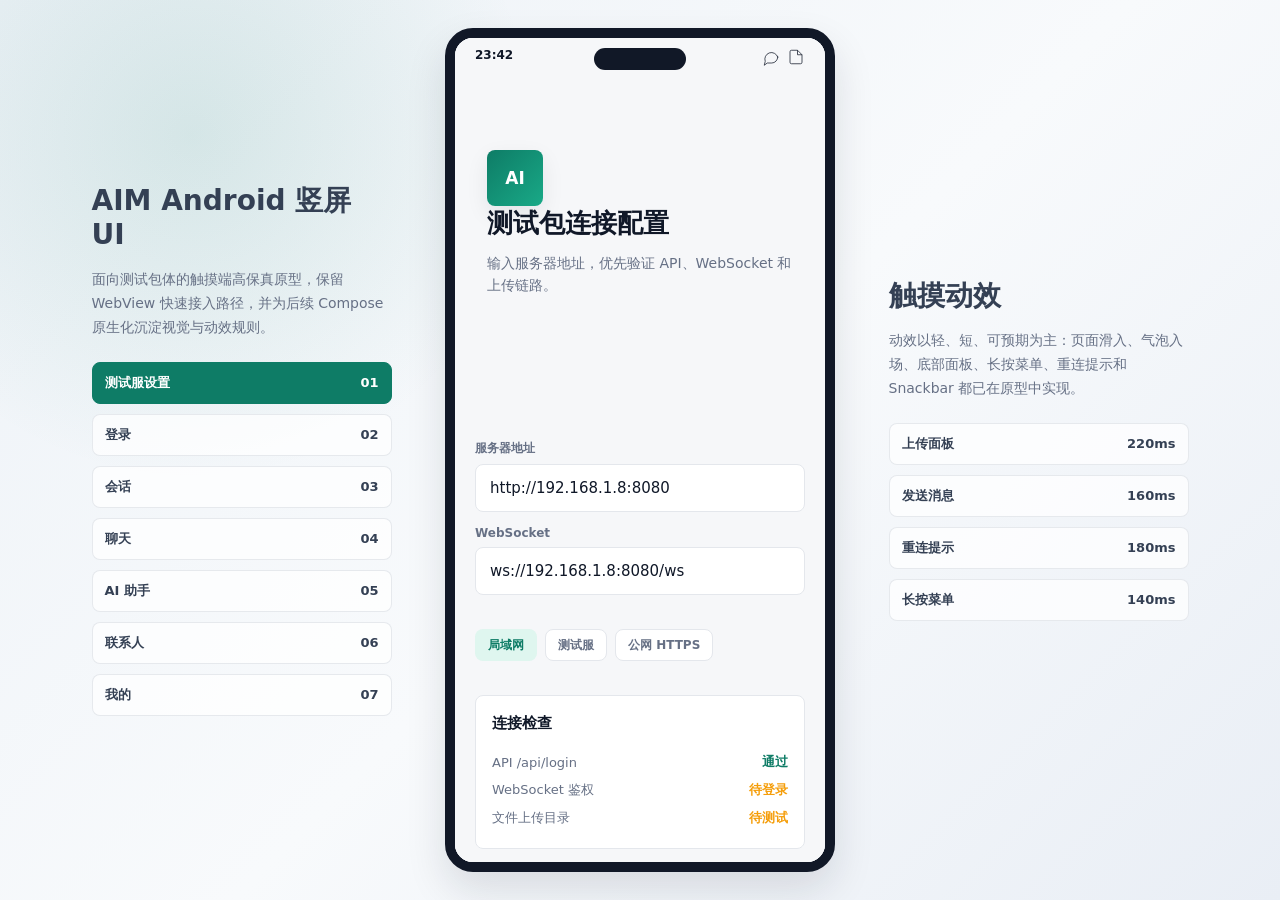
<file: web/prototypes/android-ui/index.html>
<!doctype html>
<html lang="zh-CN">
<head>
  <meta charset="utf-8" />
  <meta name="viewport" content="width=device-width, initial-scale=1, viewport-fit=cover" />
  <title>AIM Android UI Prototype</title>
  <style>
    :root {
      --bg: #f6f7f9;
      --surface: #ffffff;
      --surface-2: #f1f5f9;
      --surface-3: #edf7f4;
      --text: #101828;
      --muted: #667085;
      --subtle: #98a2b3;
      --line: #e4e7ec;
      --primary: #0e7c66;
      --primary-strong: #075d4d;
      --primary-soft: #dff6ef;
      --accent: #2563eb;
      --accent-soft: #eaf1ff;
      --ai: #6d5bd0;
      --ai-soft: #f0edff;
      --warn: #f59e0b;
      --danger: #d92d20;
      --dark: #111827;
      --shadow: 0 18px 40px rgba(16, 24, 40, 0.12);
      --soft-shadow: 0 8px 22px rgba(16, 24, 40, 0.08);
      --r: 8px;
      --phone-w: 390px;
      --phone-h: 844px;
      font-family: "Noto Sans SC", "Microsoft YaHei", system-ui, -apple-system, BlinkMacSystemFont, sans-serif;
    }

    * {
      box-sizing: border-box;
    }

    body {
      min-height: 100vh;
      margin: 0;
      background:
        radial-gradient(circle at 15% 15%, rgba(14, 124, 102, 0.12), transparent 26%),
        linear-gradient(135deg, #edf2f7 0%, #f8fafc 52%, #e9eef5 100%);
      color: var(--text);
      display: grid;
      place-items: center;
      overflow: hidden;
    }

    button,
    input,
    textarea {
      font: inherit;
    }

    button {
      border: 0;
      background: transparent;
      color: inherit;
      cursor: pointer;
      -webkit-tap-highlight-color: transparent;
    }

    .prototype-stage {
      width: min(100vw, 1180px);
      height: 100vh;
      display: grid;
      grid-template-columns: minmax(0, 1fr) var(--phone-w) minmax(0, 1fr);
      align-items: center;
      justify-items: center;
      gap: 36px;
      padding: 24px;
    }

    .context-panel {
      width: min(300px, 100%);
      color: #344054;
      align-self: center;
    }

    .context-panel h1 {
      margin: 0 0 16px;
      font-size: 28px;
      line-height: 1.22;
      letter-spacing: 0;
    }

    .context-panel p {
      margin: 0 0 22px;
      font-size: 14px;
      line-height: 1.7;
      color: var(--muted);
    }

    .flow-list {
      display: grid;
      gap: 10px;
    }

    .flow-list button {
      width: 100%;
      min-height: 42px;
      border-radius: var(--r);
      background: rgba(255, 255, 255, 0.72);
      border: 1px solid rgba(228, 231, 236, 0.9);
      color: #344054;
      display: flex;
      align-items: center;
      justify-content: space-between;
      padding: 0 12px;
      font-size: 13px;
      font-weight: 600;
      transition: transform 160ms ease, background 160ms ease, color 160ms ease, border-color 160ms ease;
    }

    .flow-list button.is-active {
      background: var(--primary);
      color: #fff;
      border-color: var(--primary);
    }

    .flow-list button:active {
      transform: scale(0.98);
    }

    .phone {
      position: relative;
      width: var(--phone-w);
      height: var(--phone-h);
      overflow: hidden;
      border-radius: 28px;
      background: var(--bg);
      border: 10px solid #111827;
      box-shadow: var(--shadow);
      isolation: isolate;
    }

    .phone::before {
      content: "";
      position: absolute;
      top: 10px;
      left: 50%;
      width: 92px;
      height: 22px;
      border-radius: 999px;
      background: #111827;
      transform: translateX(-50%);
      z-index: 50;
    }

    .phone-shell {
      position: absolute;
      inset: 0;
      overflow: hidden;
      background: var(--bg);
    }

    .screen {
      position: absolute;
      inset: 0;
      background: var(--bg);
      opacity: 0;
      pointer-events: none;
      transform: translateX(20px);
      transition: opacity 180ms ease, transform 220ms cubic-bezier(0.2, 0.8, 0.2, 1);
    }

    .screen.is-active {
      opacity: 1;
      pointer-events: auto;
      transform: translateX(0);
    }

    .screen.is-exiting-left {
      transform: translateX(-18px);
    }

    .status-bar {
      height: 34px;
      padding: 10px 20px 0;
      display: flex;
      align-items: flex-start;
      justify-content: space-between;
      font-size: 12px;
      font-weight: 700;
      letter-spacing: 0;
      color: var(--text);
    }

    .status-icons {
      display: flex;
      align-items: center;
      gap: 7px;
      color: var(--text);
    }

    .status-icons svg {
      width: 18px;
      height: 18px;
    }

    .topbar {
      height: 62px;
      padding: 8px 18px 0;
      display: grid;
      grid-template-columns: 38px minmax(0, 1fr) 38px;
      align-items: center;
      gap: 8px;
    }

    .topbar.simple {
      grid-template-columns: minmax(0, 1fr) 38px;
    }

    .topbar-title {
      min-width: 0;
    }

    .topbar h2 {
      margin: 0;
      font-size: 21px;
      line-height: 28px;
      letter-spacing: 0;
    }

    .topbar span {
      display: block;
      margin-top: 2px;
      font-size: 12px;
      line-height: 16px;
      color: var(--muted);
      white-space: nowrap;
      overflow: hidden;
      text-overflow: ellipsis;
    }

    .icon-btn {
      width: 38px;
      height: 38px;
      border-radius: var(--r);
      background: var(--surface);
      border: 1px solid var(--line);
      display: grid;
      place-items: center;
      color: var(--text);
      transition: transform 140ms ease, background 140ms ease, color 140ms ease;
    }

    .icon-btn:active {
      transform: scale(0.94);
      background: var(--surface-2);
    }

    .icon-btn svg {
      width: 19px;
      height: 19px;
      stroke-width: 2.2;
    }

    .page-scroll {
      height: calc(100% - 34px);
      overflow: auto;
      padding-bottom: 108px;
      scrollbar-width: none;
    }

    .page-scroll::-webkit-scrollbar {
      display: none;
    }

    .content {
      padding: 0 20px;
    }

    .brand-block {
      padding: 54px 12px 36px;
    }

    .brand-row {
      display: flex;
      align-items: center;
      gap: 14px;
      margin-bottom: 24px;
    }

    .logo {
      width: 56px;
      height: 56px;
      border-radius: var(--r);
      background: linear-gradient(135deg, var(--primary), #19a987);
      display: grid;
      place-items: center;
      color: #fff;
      font-size: 17px;
      font-weight: 800;
      box-shadow: var(--soft-shadow);
    }

    .brand-row h1 {
      margin: 0;
      font-size: 30px;
      line-height: 36px;
      letter-spacing: 0;
    }

    .brand-row p,
    .lead {
      margin: 3px 0 0;
      font-size: 13px;
      color: var(--muted);
      line-height: 20px;
    }

    .form {
      display: grid;
      gap: 14px;
    }

    .field label {
      display: block;
      margin: 0 0 7px;
      font-size: 12px;
      font-weight: 700;
      color: var(--muted);
    }

    .field input {
      width: 100%;
      height: 48px;
      border-radius: var(--r);
      border: 1px solid var(--line);
      background: var(--surface);
      padding: 0 14px;
      outline: none;
      color: var(--text);
      font-size: 15px;
      transition: border-color 160ms ease, box-shadow 160ms ease;
    }

    .field input:focus {
      border-color: rgba(14, 124, 102, 0.7);
      box-shadow: 0 0 0 4px rgba(14, 124, 102, 0.12);
    }

    .primary-btn,
    .ghost-btn {
      width: 100%;
      height: 48px;
      border-radius: var(--r);
      display: inline-flex;
      align-items: center;
      justify-content: center;
      gap: 8px;
      font-size: 15px;
      font-weight: 800;
      transition: transform 140ms ease, box-shadow 140ms ease, background 140ms ease;
    }

    .primary-btn {
      background: var(--primary);
      color: #fff;
      box-shadow: var(--soft-shadow);
    }

    .primary-btn.is-dark {
      background: var(--dark);
    }

    .ghost-btn {
      background: var(--surface);
      color: var(--primary);
      border: 1px solid var(--line);
    }

    .primary-btn:active,
    .ghost-btn:active {
      transform: scale(0.985);
      box-shadow: none;
    }

    .server-pill {
      margin-top: 112px;
      height: 44px;
      border-radius: var(--r);
      background: var(--surface-2);
      display: flex;
      align-items: center;
      justify-content: space-between;
      padding: 0 14px;
      font-size: 12px;
      color: var(--muted);
      font-weight: 600;
    }

    .server-pill button {
      color: var(--primary);
      font-weight: 800;
    }

    .field-grid {
      display: grid;
      gap: 14px;
      padding-top: 144px;
    }

    .setup-title {
      padding: 78px 32px 0;
    }

    .setup-title h1 {
      margin: 0 0 12px;
      font-size: 26px;
      line-height: 34px;
    }

    .setup-title p {
      margin: 0;
      color: var(--muted);
      font-size: 14px;
      line-height: 22px;
    }

    .segment-row {
      display: flex;
      gap: 8px;
      margin: 20px 0;
    }

    .chip {
      min-width: 0;
      height: 32px;
      padding: 0 12px;
      border-radius: var(--r);
      background: var(--surface);
      border: 1px solid var(--line);
      color: var(--muted);
      font-size: 12px;
      font-weight: 700;
      transition: background 140ms ease, color 140ms ease, transform 140ms ease;
    }

    .chip.is-active {
      background: var(--primary-soft);
      border-color: transparent;
      color: var(--primary);
    }

    .chip.is-ai.is-active {
      background: var(--ai-soft);
      color: var(--ai);
    }

    .chip:active {
      transform: scale(0.96);
    }

    .check-card {
      border-radius: var(--r);
      background: var(--surface);
      border: 1px solid var(--line);
      padding: 16px;
      margin-bottom: 36px;
    }

    .check-card h3,
    .section-title {
      margin: 0 0 14px;
      font-size: 15px;
      line-height: 22px;
    }

    .check-row {
      min-height: 28px;
      display: flex;
      align-items: center;
      justify-content: space-between;
      font-size: 13px;
      color: var(--muted);
    }

    .state-ok {
      color: var(--primary);
      font-weight: 800;
    }

    .state-wait {
      color: var(--warn);
      font-weight: 800;
    }

    .search {
      height: 42px;
      border-radius: var(--r);
      background: var(--surface);
      border: 1px solid var(--line);
      display: flex;
      align-items: center;
      gap: 10px;
      padding: 0 14px;
      color: var(--subtle);
      font-size: 13px;
    }

    .search svg {
      width: 17px;
      height: 17px;
    }

    .conversation-list,
    .contact-list,
    .settings-list {
      display: grid;
      gap: 10px;
    }

    .conversation-row,
    .setting-row {
      min-height: 72px;
      border-radius: var(--r);
      background: var(--surface);
      border: 1px solid var(--line);
      display: grid;
      align-items: center;
      transition: transform 150ms ease, box-shadow 150ms ease, background 150ms ease;
    }

    .conversation-row {
      grid-template-columns: 54px minmax(0, 1fr) 52px;
      gap: 10px;
      padding: 0 13px;
    }

    .conversation-row:active,
    .setting-row:active {
      transform: scale(0.985);
      background: #fbfcfd;
      box-shadow: var(--soft-shadow);
    }

    .avatar {
      position: relative;
      width: 44px;
      height: 44px;
      border-radius: 50%;
      background: var(--primary-soft);
      color: var(--primary);
      display: grid;
      place-items: center;
      font-size: 13px;
      font-weight: 900;
      flex: 0 0 auto;
    }

    .avatar.accent {
      background: var(--accent-soft);
      color: var(--accent);
    }

    .avatar.ai {
      background: var(--ai-soft);
      color: var(--ai);
    }

    .avatar.warn {
      background: #fff4e6;
      color: var(--warn);
    }

    .avatar.gray {
      background: var(--surface-2);
      color: var(--muted);
    }

    .avatar.small {
      width: 34px;
      height: 34px;
      font-size: 11px;
    }

    .online-dot {
      position: absolute;
      right: 0;
      bottom: 1px;
      width: 11px;
      height: 11px;
      border-radius: 50%;
      background: var(--primary);
      border: 2px solid var(--surface);
    }

    .row-main {
      min-width: 0;
    }

    .row-main strong {
      display: block;
      font-size: 15px;
      line-height: 21px;
      white-space: nowrap;
      overflow: hidden;
      text-overflow: ellipsis;
    }

    .row-main span {
      display: block;
      margin-top: 4px;
      font-size: 12px;
      line-height: 17px;
      color: var(--muted);
      white-space: nowrap;
      overflow: hidden;
      text-overflow: ellipsis;
    }

    .row-meta {
      height: 48px;
      display: grid;
      justify-items: end;
      align-content: start;
      gap: 8px;
      font-size: 11px;
      color: var(--subtle);
    }

    .badge {
      min-width: 20px;
      height: 20px;
      border-radius: 999px;
      background: var(--danger);
      color: #fff;
      display: grid;
      place-items: center;
      padding: 0 6px;
      font-size: 10px;
      font-weight: 900;
    }

    .fab {
      position: absolute;
      right: 26px;
      bottom: 116px;
      width: 56px;
      height: 56px;
      border-radius: var(--r);
      background: var(--primary);
      color: #fff;
      display: grid;
      place-items: center;
      box-shadow: var(--soft-shadow);
      transition: transform 150ms ease;
      z-index: 8;
    }

    .fab:active {
      transform: scale(0.94);
    }

    .bottom-nav {
      position: absolute;
      left: 0;
      right: 0;
      bottom: 0;
      height: 86px;
      border-top: 1px solid var(--line);
      background: rgba(255, 255, 255, 0.96);
      display: grid;
      grid-template-columns: repeat(4, 1fr);
      box-shadow: 0 -8px 22px rgba(16, 24, 40, 0.06);
      z-index: 20;
    }

    .nav-item {
      position: relative;
      display: grid;
      place-items: center;
      align-content: center;
      gap: 5px;
      color: var(--subtle);
      font-size: 12px;
      font-weight: 700;
      transition: color 160ms ease, transform 160ms ease;
    }

    .nav-item::before {
      content: "";
      position: absolute;
      top: 8px;
      width: 44px;
      height: 4px;
      border-radius: 999px;
      background: transparent;
      transition: background 160ms ease, transform 160ms ease;
    }

    .nav-item svg {
      width: 21px;
      height: 21px;
      stroke-width: 2.1;
    }

    .nav-item.is-active {
      color: var(--primary);
      transform: translateY(-1px);
    }

    .nav-item.is-active[data-screen="ai"] {
      color: var(--ai);
    }

    .nav-item.is-active::before {
      background: currentColor;
    }

    .chat-body {
      height: calc(100% - 96px);
      overflow: auto;
      padding: 18px 20px 142px;
      scrollbar-width: none;
    }

    .chat-body::-webkit-scrollbar {
      display: none;
    }

    .day-mark {
      margin: 2px auto 18px;
      width: fit-content;
      color: var(--subtle);
      font-size: 11px;
      line-height: 18px;
    }

    .msg-row {
      display: flex;
      align-items: flex-start;
      gap: 10px;
      margin-bottom: 18px;
      animation: message-in 170ms ease both;
    }

    .msg-row.out {
      justify-content: flex-end;
    }

    .bubble {
      max-width: 268px;
      border-radius: var(--r);
      padding: 10px 12px 8px;
      background: var(--surface);
      border: 1px solid var(--line);
      box-shadow: 0 3px 10px rgba(16, 24, 40, 0.04);
      font-size: 13px;
      line-height: 20px;
      color: var(--text);
    }

    .out .bubble {
      background: var(--primary);
      border-color: var(--primary);
      color: #fff;
    }

    .ai-bubble {
      background: var(--ai-soft);
      border-color: #d8d2ff;
    }

    .bubble-meta {
      display: block;
      margin-top: 6px;
      font-size: 10px;
      line-height: 14px;
      color: var(--subtle);
    }

    .out .bubble-meta {
      color: #d8f5ec;
      text-align: right;
    }

    .image-bubble {
      width: 180px;
      height: 112px;
      border-radius: var(--r);
      background:
        linear-gradient(135deg, rgba(37, 99, 235, 0.10), rgba(14, 124, 102, 0.14)),
        #dce7f8;
      display: grid;
      place-items: center;
      color: var(--accent);
      font-size: 13px;
      font-weight: 800;
      border: 1px solid rgba(37, 99, 235, 0.18);
    }

    .composer {
      position: absolute;
      left: 0;
      right: 0;
      bottom: 0;
      min-height: 118px;
      background: var(--surface);
      border-top: 1px solid var(--line);
      padding: 14px 18px max(16px, env(safe-area-inset-bottom));
      display: grid;
      grid-template-columns: 28px minmax(0, 1fr) 52px;
      gap: 8px;
      align-items: start;
      z-index: 30;
    }

    .composer textarea {
      height: 44px;
      resize: none;
      border-radius: var(--r);
      border: 1px solid var(--line);
      background: var(--bg);
      outline: none;
      padding: 12px 14px;
      font-size: 13px;
      line-height: 18px;
      color: var(--text);
    }

    .composer .send {
      height: 44px;
      border-radius: var(--r);
      background: var(--primary);
      color: #fff;
      font-size: 13px;
      font-weight: 800;
    }

    .ai-status {
      margin: 6px 0 14px;
      border-radius: var(--r);
      background: var(--ai-soft);
      border: 1px solid #d8d2ff;
      padding: 14px 16px;
    }

    .ai-status strong {
      display: block;
      color: var(--ai);
      font-size: 15px;
      line-height: 22px;
    }

    .ai-status span {
      display: block;
      margin-top: 4px;
      color: var(--muted);
      font-size: 12px;
      line-height: 18px;
    }

    .streaming {
      width: fit-content;
      border-radius: var(--r);
      background: var(--surface);
      border: 1px solid var(--line);
      padding: 12px 14px;
      color: var(--ai);
      font-size: 13px;
      font-weight: 800;
      display: flex;
      align-items: center;
      gap: 9px;
    }

    .cursor-dot {
      width: 7px;
      height: 18px;
      border-radius: 999px;
      background: var(--ai);
      animation: blink 900ms steps(2, start) infinite;
    }

    .context-card,
    .profile-card,
    .server-card {
      border-radius: var(--r);
      background: var(--surface);
      border: 1px solid var(--line);
      padding: 16px;
      box-shadow: 0 4px 16px rgba(16, 24, 40, 0.04);
    }

    .context-card {
      margin-top: 22px;
    }

    .context-card strong,
    .profile-card strong {
      display: block;
      font-size: 14px;
      line-height: 21px;
      margin-bottom: 8px;
    }

    .context-card span,
    .profile-card span {
      color: var(--muted);
      font-size: 12px;
      line-height: 19px;
    }

    .contact-row {
      min-height: 62px;
      display: grid;
      grid-template-columns: 48px minmax(0, 1fr);
      gap: 8px;
      align-items: center;
      border-bottom: 1px solid var(--line);
    }

    .contact-row:last-child {
      border-bottom: 0;
    }

    .section-title {
      margin: 24px 0 10px;
    }

    .profile-card {
      display: grid;
      grid-template-columns: 66px minmax(0, 1fr);
      align-items: center;
      margin-top: 8px;
    }

    .profile-card .avatar {
      width: 56px;
      height: 56px;
      font-size: 15px;
    }

    .profile-card h3 {
      margin: 0 0 5px;
      font-size: 17px;
      line-height: 24px;
    }

    .profile-card .chip {
      margin-top: 8px;
      width: 54px;
      pointer-events: none;
    }

    .server-card {
      display: grid;
      gap: 12px;
    }

    .server-line {
      display: flex;
      align-items: center;
      justify-content: space-between;
      font-size: 13px;
      color: var(--text);
    }

    .setting-row {
      grid-template-columns: minmax(0, 1fr) 24px;
      padding: 12px 14px 12px 16px;
    }

    .setting-row strong {
      display: block;
      font-size: 14px;
      line-height: 20px;
    }

    .setting-row span {
      display: block;
      margin-top: 5px;
      font-size: 11px;
      line-height: 16px;
      color: var(--muted);
    }

    .sheet-dim {
      position: absolute;
      inset: 0;
      background: rgba(17, 24, 39, 0.34);
      opacity: 0;
      pointer-events: none;
      transition: opacity 180ms ease;
      z-index: 38;
    }

    .sheet {
      position: absolute;
      left: 0;
      right: 0;
      bottom: 0;
      min-height: 322px;
      border-radius: 22px 22px 0 0;
      background: var(--surface);
      opacity: 0;
      pointer-events: none;
      transform: translateY(104%);
      transition: opacity 180ms ease, transform 240ms cubic-bezier(0.2, 0.8, 0.2, 1);
      box-shadow: 0 -18px 34px rgba(16, 24, 40, 0.18);
      z-index: 39;
      padding: 12px 24px 22px;
    }

    .sheet.is-open {
      opacity: 1;
      pointer-events: auto;
      transform: translateY(0);
    }

    .sheet-dim.is-open {
      opacity: 1;
      pointer-events: auto;
    }

    .sheet-handle {
      width: 62px;
      height: 5px;
      margin: 0 auto 18px;
      border-radius: 999px;
      background: var(--line);
    }

    .sheet h3 {
      margin: 0;
      font-size: 17px;
      line-height: 24px;
    }

    .sheet p {
      margin: 8px 0 22px;
      color: var(--muted);
      font-size: 12px;
      line-height: 19px;
    }

    .upload-grid {
      display: grid;
      grid-template-columns: repeat(2, 1fr);
      gap: 12px;
      margin-bottom: 18px;
    }

    .upload-action {
      min-height: 64px;
      border-radius: var(--r);
      background: var(--bg);
      border: 1px solid var(--line);
      display: grid;
      grid-template-columns: 42px minmax(0, 1fr);
      align-items: center;
      gap: 10px;
      padding: 10px;
      text-align: left;
      transition: transform 140ms ease, border-color 140ms ease;
    }

    .upload-action:active {
      transform: scale(0.98);
      border-color: var(--primary);
    }

    .upload-action .icon-square {
      width: 36px;
      height: 36px;
      border-radius: var(--r);
      background: var(--accent-soft);
      color: var(--accent);
      display: grid;
      place-items: center;
    }

    .upload-action:nth-child(3) .icon-square {
      background: var(--primary-soft);
      color: var(--primary);
    }

    .upload-action:nth-child(4) .icon-square {
      background: var(--ai-soft);
      color: var(--ai);
    }

    .upload-action strong {
      display: block;
      font-size: 13px;
      line-height: 18px;
    }

    .upload-action span {
      display: block;
      margin-top: 3px;
      font-size: 11px;
      color: var(--muted);
      white-space: nowrap;
      overflow: hidden;
      text-overflow: ellipsis;
    }

    .snackbar {
      position: absolute;
      left: 20px;
      right: 20px;
      bottom: 100px;
      min-height: 44px;
      border-radius: var(--r);
      background: var(--dark);
      color: #fff;
      display: flex;
      align-items: center;
      justify-content: space-between;
      gap: 12px;
      padding: 0 14px;
      font-size: 12px;
      font-weight: 700;
      opacity: 0;
      pointer-events: none;
      transform: translateY(12px);
      transition: opacity 180ms ease, transform 180ms ease;
      z-index: 60;
    }

    .snackbar.is-showing {
      opacity: 1;
      transform: translateY(0);
    }

    .reconnect {
      position: absolute;
      top: 34px;
      left: 16px;
      right: 16px;
      height: 38px;
      border-radius: var(--r);
      background: #fff4e6;
      color: #9a5b00;
      border: 1px solid rgba(245, 158, 11, 0.22);
      display: flex;
      align-items: center;
      justify-content: center;
      font-size: 12px;
      font-weight: 800;
      opacity: 0;
      transform: translateY(-12px);
      pointer-events: none;
      transition: opacity 180ms ease, transform 180ms ease;
      z-index: 55;
    }

    .reconnect.is-showing {
      opacity: 1;
      transform: translateY(0);
    }

    .context-menu {
      position: absolute;
      min-width: 144px;
      border-radius: var(--r);
      background: var(--dark);
      color: #fff;
      padding: 7px;
      opacity: 0;
      pointer-events: none;
      transform: scale(0.92);
      transform-origin: top right;
      transition: opacity 140ms ease, transform 140ms ease;
      z-index: 62;
      box-shadow: var(--shadow);
    }

    .context-menu.is-open {
      opacity: 1;
      pointer-events: auto;
      transform: scale(1);
    }

    .context-menu button {
      width: 100%;
      min-height: 34px;
      display: flex;
      align-items: center;
      gap: 8px;
      padding: 0 9px;
      color: #fff;
      border-radius: 6px;
      font-size: 12px;
      font-weight: 700;
      text-align: left;
    }

    .context-menu button:active {
      background: rgba(255, 255, 255, 0.12);
    }

    .skeleton-line {
      height: 12px;
      border-radius: 999px;
      background: linear-gradient(90deg, #eef2f6 0%, #f8fafc 48%, #eef2f6 100%);
      background-size: 220% 100%;
      animation: shimmer 1.2s linear infinite;
    }

    .hidden {
      display: none !important;
    }

    @keyframes message-in {
      from {
        opacity: 0;
        transform: translateY(9px) scale(0.97);
      }
      to {
        opacity: 1;
        transform: translateY(0) scale(1);
      }
    }

    @keyframes blink {
      50% {
        opacity: 0;
      }
    }

    @keyframes shimmer {
      to {
        background-position: -220% 0;
      }
    }

    @media (max-width: 840px) {
      body {
        background: var(--bg);
      }

      .prototype-stage {
        width: 100vw;
        height: 100vh;
        padding: 0;
        display: block;
      }

      .context-panel {
        display: none;
      }

      .phone {
        width: 100vw;
        height: 100vh;
        border-radius: 0;
        border: 0;
        box-shadow: none;
      }

      .phone::before {
        display: none;
      }
    }

    @media (prefers-reduced-motion: reduce) {
      *,
      *::before,
      *::after {
        animation-duration: 1ms !important;
        transition-duration: 1ms !important;
      }
    }
  </style>
</head>
<body>
  <svg aria-hidden="true" width="0" height="0" style="position:absolute">
    <symbol id="i-message" viewBox="0 0 24 24"><path d="M21 12a8 8 0 0 1-8 8H7l-4 3 1.3-5.2A8 8 0 1 1 21 12Z" fill="none" stroke="currentColor" stroke-linecap="round" stroke-linejoin="round"/></symbol>
    <symbol id="i-users" viewBox="0 0 24 24"><path d="M16 21v-2a4 4 0 0 0-4-4H6a4 4 0 0 0-4 4v2" fill="none" stroke="currentColor" stroke-linecap="round"/><circle cx="9" cy="7" r="4" fill="none" stroke="currentColor"/><path d="M22 21v-2a4 4 0 0 0-3-3.9M16 3.1a4 4 0 0 1 0 7.8" fill="none" stroke="currentColor" stroke-linecap="round"/></symbol>
    <symbol id="i-spark" viewBox="0 0 24 24"><path d="m12 2 1.8 6.2L20 10l-6.2 1.8L12 18l-1.8-6.2L4 10l6.2-1.8L12 2Z" fill="none" stroke="currentColor" stroke-linejoin="round"/><path d="m19 15 .8 2.2L22 18l-2.2.8L19 21l-.8-2.2L16 18l2.2-.8L19 15Z" fill="none" stroke="currentColor" stroke-linejoin="round"/></symbol>
    <symbol id="i-user" viewBox="0 0 24 24"><path d="M20 21a8 8 0 0 0-16 0" fill="none" stroke="currentColor" stroke-linecap="round"/><circle cx="12" cy="7" r="4" fill="none" stroke="currentColor"/></symbol>
    <symbol id="i-plus" viewBox="0 0 24 24"><path d="M12 5v14M5 12h14" fill="none" stroke="currentColor" stroke-linecap="round"/></symbol>
    <symbol id="i-search" viewBox="0 0 24 24"><circle cx="11" cy="11" r="7" fill="none" stroke="currentColor"/><path d="m20 20-3.5-3.5" fill="none" stroke="currentColor" stroke-linecap="round"/></symbol>
    <symbol id="i-back" viewBox="0 0 24 24"><path d="m15 18-6-6 6-6" fill="none" stroke="currentColor" stroke-linecap="round" stroke-linejoin="round"/></symbol>
    <symbol id="i-more" viewBox="0 0 24 24"><circle cx="12" cy="5" r="1.6" fill="currentColor"/><circle cx="12" cy="12" r="1.6" fill="currentColor"/><circle cx="12" cy="19" r="1.6" fill="currentColor"/></symbol>
    <symbol id="i-settings" viewBox="0 0 24 24"><path d="M12 8.5a3.5 3.5 0 1 0 0 7 3.5 3.5 0 0 0 0-7Z" fill="none" stroke="currentColor"/><path d="M19.4 15a1.7 1.7 0 0 0 .3 1.9l.1.1a2 2 0 0 1-2.8 2.8l-.1-.1a1.7 1.7 0 0 0-1.9-.3 1.7 1.7 0 0 0-1 1.5V21a2 2 0 0 1-4 0v-.1a1.7 1.7 0 0 0-1-1.5 1.7 1.7 0 0 0-1.9.3l-.1.1A2 2 0 1 1 4.2 17l.1-.1a1.7 1.7 0 0 0 .3-1.9 1.7 1.7 0 0 0-1.5-1H3a2 2 0 0 1 0-4h.1a1.7 1.7 0 0 0 1.5-1 1.7 1.7 0 0 0-.3-1.9l-.1-.1A2 2 0 1 1 7 4.2l.1.1a1.7 1.7 0 0 0 1.9.3 1.7 1.7 0 0 0 1-1.5V3a2 2 0 0 1 4 0v.1a1.7 1.7 0 0 0 1 1.5 1.7 1.7 0 0 0 1.9-.3l.1-.1A2 2 0 1 1 19.8 7l-.1.1a1.7 1.7 0 0 0-.3 1.9 1.7 1.7 0 0 0 1.5 1h.1a2 2 0 0 1 0 4h-.1a1.7 1.7 0 0 0-1.5 1Z" fill="none" stroke="currentColor" stroke-linecap="round"/></symbol>
    <symbol id="i-photo" viewBox="0 0 24 24"><rect x="3" y="5" width="18" height="14" rx="2" fill="none" stroke="currentColor"/><circle cx="8" cy="10" r="2" fill="none" stroke="currentColor"/><path d="m21 16-5-5L5 19" fill="none" stroke="currentColor" stroke-linecap="round" stroke-linejoin="round"/></symbol>
    <symbol id="i-file" viewBox="0 0 24 24"><path d="M14 3H6a2 2 0 0 0-2 2v14a2 2 0 0 0 2 2h12a2 2 0 0 0 2-2V9l-6-6Z" fill="none" stroke="currentColor" stroke-linejoin="round"/><path d="M14 3v6h6" fill="none" stroke="currentColor" stroke-linejoin="round"/></symbol>
    <symbol id="i-camera" viewBox="0 0 24 24"><path d="M6 8h2l1.5-2h5L16 8h2a3 3 0 0 1 3 3v6a3 3 0 0 1-3 3H6a3 3 0 0 1-3-3v-6a3 3 0 0 1 3-3Z" fill="none" stroke="currentColor" stroke-linejoin="round"/><circle cx="12" cy="14" r="3.5" fill="none" stroke="currentColor"/></symbol>
    <symbol id="i-mic" viewBox="0 0 24 24"><path d="M12 3a3 3 0 0 0-3 3v6a3 3 0 0 0 6 0V6a3 3 0 0 0-3-3Z" fill="none" stroke="currentColor"/><path d="M19 11a7 7 0 0 1-14 0M12 18v3M8 21h8" fill="none" stroke="currentColor" stroke-linecap="round"/></symbol>
  </svg>

  <main class="prototype-stage">
    <aside class="context-panel" aria-label="原型流程">
      <h1>AIM Android 竖屏 UI</h1>
      <p>面向测试包体的触摸端高保真原型，保留 WebView 快速接入路径，并为后续 Compose 原生化沉淀视觉与动效规则。</p>
      <nav class="flow-list">
        <button class="is-active" type="button" data-jump="setup">测试服设置 <span>01</span></button>
        <button type="button" data-jump="login">登录 <span>02</span></button>
        <button type="button" data-jump="chats">会话 <span>03</span></button>
        <button type="button" data-jump="chat">聊天 <span>04</span></button>
        <button type="button" data-jump="ai">AI 助手 <span>05</span></button>
        <button type="button" data-jump="contacts">联系人 <span>06</span></button>
        <button type="button" data-jump="profile">我的 <span>07</span></button>
      </nav>
    </aside>

    <section class="phone" aria-label="AIM Android 原型">
      <div class="phone-shell">
        <div class="reconnect" id="reconnect">网络恢复中，正在重连 WebSocket</div>

        <section class="screen is-active" data-screen="setup">
          <div class="status-bar">
            <span>23:42</span>
            <span class="status-icons"><svg><use href="#i-message"></use></svg><svg><use href="#i-file"></use></svg></span>
          </div>
          <div class="page-scroll">
            <div class="setup-title">
              <div class="logo">AI</div>
              <h1>测试包连接配置</h1>
              <p>输入服务器地址，优先验证 API、WebSocket 和上传链路。</p>
            </div>
            <div class="content field-grid">
              <div class="field">
                <label for="server-url">服务器地址</label>
                <input id="server-url" value="http://192.168.1.8:8080" />
              </div>
              <div class="field">
                <label for="ws-url">WebSocket</label>
                <input id="ws-url" value="ws://192.168.1.8:8080/ws" />
              </div>
              <div class="segment-row" role="group" aria-label="环境类型">
                <button type="button" class="chip is-active">局域网</button>
                <button type="button" class="chip">测试服</button>
                <button type="button" class="chip">公网 HTTPS</button>
              </div>
              <div class="check-card">
                <h3>连接检查</h3>
                <div class="check-row"><span>API /api/login</span><span class="state-ok">通过</span></div>
                <div class="check-row"><span>WebSocket 鉴权</span><span class="state-wait">待登录</span></div>
                <div class="check-row"><span>文件上传目录</span><span class="state-wait">待测试</span></div>
              </div>
              <button class="primary-btn" type="button" data-go="login">保存并进入登录</button>
            </div>
          </div>
        </section>

        <section class="screen" data-screen="login">
          <div class="status-bar">
            <span>23:42</span>
            <span class="status-icons"><svg><use href="#i-users"></use></svg><svg><use href="#i-file"></use></svg></span>
          </div>
          <div class="page-scroll">
            <div class="content brand-block">
              <div class="brand-row">
                <div class="logo">AI</div>
                <div>
                  <h1>AIM</h1>
                  <p>通讯 + AI 的移动测试入口</p>
                </div>
              </div>
              <div class="form">
                <div class="field">
                  <label for="login-name">账号</label>
                  <input id="login-name" value="zhangsan" />
                </div>
                <div class="field">
                  <label for="login-password">密码</label>
                  <input id="login-password" type="password" value="password" />
                </div>
                <button class="primary-btn" type="button" data-go="chats">登录</button>
                <button class="ghost-btn" type="button">注册新账号</button>
              </div>
              <div class="server-pill">
                <span>当前服务器 192.168.1.8:8080</span>
                <button type="button" data-go="setup">修改</button>
              </div>
            </div>
          </div>
        </section>

        <section class="screen" data-screen="chats">
          <div class="status-bar">
            <span>23:42</span>
            <span class="status-icons"><svg><use href="#i-message"></use></svg><svg><use href="#i-file"></use></svg></span>
          </div>
          <div class="topbar simple">
            <div class="topbar-title">
              <h2>消息</h2>
              <span>5 个会话 · 2 人在线</span>
            </div>
            <button class="icon-btn" type="button" aria-label="新建会话"><svg><use href="#i-plus"></use></svg></button>
          </div>
          <div class="page-scroll">
            <div class="content">
              <div class="search"><svg><use href="#i-search"></use></svg><span>搜索联系人、群聊或消息</span></div>
              <div class="segment-row">
                <button type="button" class="chip is-active">全部</button>
                <button type="button" class="chip">未读</button>
                <button type="button" class="chip">群聊</button>
                <button type="button" class="chip is-ai">AI</button>
              </div>
              <div class="conversation-list">
                <button type="button" class="conversation-row" data-go="chat">
                  <span class="avatar accent">蓝<span class="online-dot"></span></span>
                  <span class="row-main"><strong>蓝莓</strong><span>图片已收到，晚上继续确认。</span></span>
                  <span class="row-meta"><span>23:18</span><span class="badge">2</span></span>
                </button>
                <button type="button" class="conversation-row" data-go="chat">
                  <span class="avatar">项</span>
                  <span class="row-main"><strong>AIM 项目组</strong><span>@你 后端测试服已经上线。</span></span>
                  <span class="row-meta"><span>22:40</span><span class="badge">5</span></span>
                </button>
                <button type="button" class="conversation-row" data-go="ai">
                  <span class="avatar ai">AI</span>
                  <span class="row-main"><strong>AIM 助手</strong><span>可以，我会根据接口文档整理。</span></span>
                  <span class="row-meta"><span>21:06</span><span class="badge">1</span></span>
                </button>
                <button type="button" class="conversation-row" data-go="chat">
                  <span class="avatar warn">王<span class="online-dot"></span></span>
                  <span class="row-main"><strong>王工</strong><span>WebSocket 断线重连我再跑一轮。</span></span>
                  <span class="row-meta"><span>昨天</span></span>
                </button>
                <button type="button" class="conversation-row" data-go="chat">
                  <span class="avatar gray">测</span>
                  <span class="row-main"><strong>测试公告</strong><span>本周包体只验证 WebView 壳。</span></span>
                  <span class="row-meta"><span>周日</span></span>
                </button>
              </div>
            </div>
          </div>
          <button class="fab" type="button" aria-label="新建聊天"><svg width="24" height="24"><use href="#i-plus"></use></svg></button>
          <nav class="bottom-nav" aria-label="主导航"></nav>
        </section>

        <section class="screen" data-screen="chat">
          <div class="status-bar">
            <span>23:42</span>
            <span class="status-icons"><svg><use href="#i-message"></use></svg><svg><use href="#i-file"></use></svg></span>
          </div>
          <div class="topbar">
            <button class="icon-btn" type="button" aria-label="返回" data-go="chats"><svg><use href="#i-back"></use></svg></button>
            <div class="topbar-title">
              <h2>蓝莓</h2>
              <span>在线 · AIM Android 测试</span>
            </div>
            <button class="icon-btn" type="button" aria-label="更多"><svg><use href="#i-more"></use></svg></button>
          </div>
          <div class="chat-body" id="chatBody">
            <div class="day-mark">今天 23:12</div>
            <div class="msg-row">
              <div class="avatar small accent">蓝</div>
              <div class="bubble">测试包打开后，聊天列表和输入框都正常。<span class="bubble-meta">23:13</span></div>
            </div>
            <div class="msg-row out">
              <button class="bubble" type="button" data-menu="message">我这边再验证一下文件上传和返回键。<span class="bubble-meta">已读 23:15</span></button>
            </div>
            <div class="msg-row">
              <div class="avatar small accent">蓝</div>
              <div class="bubble">图片选择器能调起，但 Android 13 以上需要单独测权限。<span class="bubble-meta">23:17</span></div>
            </div>
            <div class="msg-row out">
              <div class="image-bubble">上传预览图</div>
            </div>
            <div class="msg-row out">
              <button class="bubble" type="button" data-menu="message">收到，先以测试包可用为准。<span class="bubble-meta">已读 23:20</span></button>
            </div>
          </div>
          <form class="composer" id="chatComposer">
            <button class="icon-btn" type="button" aria-label="添加附件" data-sheet="upload"><svg><use href="#i-plus"></use></svg></button>
            <textarea aria-label="输入消息" id="chatText" placeholder="输入消息"></textarea>
            <button class="send" type="submit">发送</button>
          </form>
        </section>

        <section class="screen" data-screen="ai">
          <div class="status-bar">
            <span>23:42</span>
            <span class="status-icons"><svg><use href="#i-spark"></use></svg><svg><use href="#i-file"></use></svg></span>
          </div>
          <div class="topbar">
            <button class="icon-btn" type="button" aria-label="返回" data-go="chats"><svg><use href="#i-back"></use></svg></button>
            <div class="topbar-title">
              <h2>AIM 助手</h2>
              <span>已连接自部署模型 · 上下文 12 条</span>
            </div>
            <button class="icon-btn" type="button" aria-label="设置"><svg><use href="#i-settings"></use></svg></button>
          </div>
          <div class="chat-body">
            <div class="ai-status">
              <strong>默认助手</strong>
              <span>用于群聊总结、接口排查和部署说明。</span>
            </div>
            <div class="segment-row">
              <button type="button" class="chip is-ai">总结聊天</button>
              <button type="button" class="chip is-ai is-active">生成测试用例</button>
              <button type="button" class="chip is-ai">解释报错</button>
            </div>
            <div class="msg-row out">
              <div class="bubble">帮我整理一下安卓测试包需要验证的点。<span class="bubble-meta">23:21</span></div>
            </div>
            <div class="msg-row">
              <div class="avatar small ai">AI</div>
              <div class="bubble ai-bubble">建议按登录、会话、单聊、群聊、AI 流式回复、上传、断网重连、返回键八类验证。<span class="bubble-meta">AIM 助手</span></div>
            </div>
            <div class="streaming"><span class="cursor-dot"></span><span id="streamText">正在继续生成</span></div>
            <div class="context-card">
              <strong>引用上下文</strong>
              <span>最近 3 条上传失败日志、当前 WebSocket 状态、用户测试服配置。</span>
            </div>
          </div>
          <form class="composer" id="aiComposer">
            <button class="icon-btn" type="button" aria-label="添加上下文"><svg><use href="#i-plus"></use></svg></button>
            <textarea aria-label="向 AI 提问" id="aiText" placeholder="向 AIM 助手提问"></textarea>
            <button class="send" type="submit">发送</button>
          </form>
        </section>

        <section class="screen" data-screen="contacts">
          <div class="status-bar">
            <span>23:42</span>
            <span class="status-icons"><svg><use href="#i-users"></use></svg><svg><use href="#i-file"></use></svg></span>
          </div>
          <div class="topbar simple">
            <div class="topbar-title">
              <h2>联系人</h2>
              <span>好友 18 · 群组 4</span>
            </div>
            <button class="icon-btn" type="button" aria-label="添加联系人"><svg><use href="#i-plus"></use></svg></button>
          </div>
          <div class="page-scroll">
            <div class="content">
              <div class="search"><svg><use href="#i-search"></use></svg><span>搜索好友、群组</span></div>
              <div class="segment-row">
                <button type="button" class="chip is-active">好友</button>
                <button type="button" class="chip">群组</button>
                <button type="button" class="chip">申请</button>
              </div>
              <h3 class="section-title">常用联系人</h3>
              <div class="contact-list">
                <button type="button" class="contact-row" data-go="chat"><span class="avatar accent">蓝<span class="online-dot"></span></span><span class="row-main"><strong>蓝莓</strong><span>在线 · Android 测试</span></span></button>
                <button type="button" class="contact-row" data-go="chat"><span class="avatar warn">王<span class="online-dot"></span></span><span class="row-main"><strong>王工</strong><span>后端 · WebSocket</span></span></button>
                <button type="button" class="contact-row" data-go="chat"><span class="avatar">李</span><span class="row-main"><strong>李同学</strong><span>前端 · WebView</span></span></button>
              </div>
              <h3 class="section-title">群组</h3>
              <div class="contact-list">
                <button type="button" class="contact-row" data-go="chat"><span class="avatar">项</span><span class="row-main"><strong>AIM 项目组</strong><span>12 人 · 2 条未读</span></span></button>
                <button type="button" class="contact-row" data-go="chat"><span class="avatar gray">测</span><span class="row-main"><strong>测试反馈群</strong><span>8 人 · 文件上传专项</span></span></button>
              </div>
            </div>
          </div>
          <nav class="bottom-nav" aria-label="主导航"></nav>
        </section>

        <section class="screen" data-screen="profile">
          <div class="status-bar">
            <span>23:42</span>
            <span class="status-icons"><svg><use href="#i-user"></use></svg><svg><use href="#i-file"></use></svg></span>
          </div>
          <div class="topbar simple">
            <div class="topbar-title">
              <h2>我的</h2>
              <span>测试包环境</span>
            </div>
            <button class="icon-btn" type="button" aria-label="设置"><svg><use href="#i-settings"></use></svg></button>
          </div>
          <div class="page-scroll">
            <div class="content">
              <div class="profile-card">
                <span class="avatar">掌</span>
                <span>
                  <h3>掌柜的</h3>
                  <span>ID 10001 · AIM 测试账号</span>
                  <button class="chip is-active" type="button">在线</button>
                </span>
              </div>
              <h3 class="section-title">服务状态</h3>
              <div class="server-card">
                <div class="server-line"><span>HTTP API</span><span class="state-ok">正常</span></div>
                <div class="server-line"><span>WebSocket</span><span class="state-ok">已连接</span></div>
                <div class="server-line"><span>上传目录</span><span class="state-wait">待测</span></div>
              </div>
              <h3 class="section-title">功能设置</h3>
              <div class="settings-list">
                <button type="button" class="setting-row"><span><strong>AI 助手配置</strong><span>模型、Key、知识库</span></span><svg width="18" height="18"><use href="#i-back"></use></svg></button>
                <button type="button" class="setting-row"><span><strong>消息与存储</strong><span>缓存、离线消息、上传</span></span><svg width="18" height="18"><use href="#i-back"></use></svg></button>
                <button type="button" class="setting-row"><span><strong>安全</strong><span>密码、Token、退出登录</span></span><svg width="18" height="18"><use href="#i-back"></use></svg></button>
              </div>
            </div>
          </div>
          <nav class="bottom-nav" aria-label="主导航"></nav>
        </section>

        <div class="sheet-dim" id="sheetDim"></div>
        <section class="sheet" id="uploadSheet" aria-label="上传附件面板">
          <div class="sheet-handle"></div>
          <h3>添加到聊天</h3>
          <p>测试包优先支持图片、拍照、文件和语音入口。</p>
          <div class="upload-grid">
            <button class="upload-action" type="button" data-upload="相册">
              <span class="icon-square"><svg width="20" height="20"><use href="#i-photo"></use></svg></span>
              <span><strong>相册</strong><span>图片消息</span></span>
            </button>
            <button class="upload-action" type="button" data-upload="拍照">
              <span class="icon-square"><svg width="20" height="20"><use href="#i-camera"></use></svg></span>
              <span><strong>拍照</strong><span>调起相机</span></span>
            </button>
            <button class="upload-action" type="button" data-upload="文件">
              <span class="icon-square"><svg width="20" height="20"><use href="#i-file"></use></svg></span>
              <span><strong>文件</strong><span>最大 50MB</span></span>
            </button>
            <button class="upload-action" type="button" data-upload="语音">
              <span class="icon-square"><svg width="20" height="20"><use href="#i-mic"></use></svg></span>
              <span><strong>语音</strong><span>后续实现</span></span>
            </button>
          </div>
          <button class="primary-btn is-dark" type="button" id="closeSheet">取消</button>
        </section>

        <div class="context-menu" id="contextMenu">
          <button type="button">复制</button>
          <button type="button">引用回复</button>
          <button type="button">撤回</button>
        </div>
        <div class="snackbar" id="snackbar"><span id="snackbarText">已保存</span><span>确定</span></div>
      </div>
    </section>

    <aside class="context-panel" aria-label="触摸动效">
      <h1>触摸动效</h1>
      <p>动效以轻、短、可预期为主：页面滑入、气泡入场、底部面板、长按菜单、重连提示和 Snackbar 都已在原型中实现。</p>
      <div class="flow-list">
        <button type="button" data-demo="sheet">上传面板 <span>220ms</span></button>
        <button type="button" data-demo="message">发送消息 <span>160ms</span></button>
        <button type="button" data-demo="network">重连提示 <span>180ms</span></button>
        <button type="button" data-demo="menu">长按菜单 <span>140ms</span></button>
      </div>
    </aside>
  </main>

  <script>
    const screens = [...document.querySelectorAll(".screen")];
    const flowButtons = [...document.querySelectorAll("[data-jump]")];
    const snackbar = document.getElementById("snackbar");
    const snackbarText = document.getElementById("snackbarText");
    const uploadSheet = document.getElementById("uploadSheet");
    const sheetDim = document.getElementById("sheetDim");
    const reconnect = document.getElementById("reconnect");
    const contextMenu = document.getElementById("contextMenu");
    const chatBody = document.getElementById("chatBody");

    const navItems = [
      { screen: "chats", label: "聊天", icon: "i-message" },
      { screen: "contacts", label: "联系人", icon: "i-users" },
      { screen: "ai", label: "AI", icon: "i-spark" },
      { screen: "profile", label: "我的", icon: "i-user" }
    ];

    // 底部导航在多个页面复用，集中渲染避免重复维护状态。
    document.querySelectorAll(".bottom-nav").forEach((nav) => {
      nav.innerHTML = navItems.map((item) => `
        <button class="nav-item" type="button" data-go="${item.screen}" data-screen="${item.screen}" aria-label="${item.label}">
          <svg><use href="#${item.icon}"></use></svg>
          <span>${item.label}</span>
        </button>
      `).join("");
    });

    function currentScreen() {
      return document.querySelector(".screen.is-active")?.dataset.screen || "setup";
    }

    function setActiveScreen(target) {
      const active = document.querySelector(".screen.is-active");
      const next = document.querySelector(`.screen[data-screen="${target}"]`);
      if (!next || active === next) return;

      if (active) {
        active.classList.add("is-exiting-left");
        active.classList.remove("is-active");
        window.setTimeout(() => active.classList.remove("is-exiting-left"), 240);
      }
      next.classList.add("is-active");

      flowButtons.forEach((button) => {
        button.classList.toggle("is-active", button.dataset.jump === target);
      });
      document.querySelectorAll(".nav-item").forEach((button) => {
        button.classList.toggle("is-active", button.dataset.go === target);
      });
    }

    function showSnack(text) {
      snackbarText.textContent = text;
      snackbar.classList.add("is-showing");
      window.clearTimeout(showSnack.timer);
      showSnack.timer = window.setTimeout(() => snackbar.classList.remove("is-showing"), 1800);
    }

    function openSheet() {
      sheetDim.classList.add("is-open");
      uploadSheet.classList.add("is-open");
    }

    function closeSheet() {
      sheetDim.classList.remove("is-open");
      uploadSheet.classList.remove("is-open");
    }

    function sendMessage(targetBody, value, isAI = false) {
      const text = value.trim();
      if (!text) return false;
      const row = document.createElement("div");
      row.className = "msg-row out";
      row.innerHTML = `<button class="bubble" type="button" data-menu="message">${text}<span class="bubble-meta">发送中</span></button>`;
      targetBody.appendChild(row);
      targetBody.scrollTo({ top: targetBody.scrollHeight, behavior: "smooth" });
      window.setTimeout(() => {
        const meta = row.querySelector(".bubble-meta");
        if (meta) meta.textContent = isAI ? "已发送" : "已读";
      }, 520);
      return true;
    }

    document.addEventListener("click", (event) => {
      const go = event.target.closest("[data-go]");
      if (go) setActiveScreen(go.dataset.go);

      const jump = event.target.closest("[data-jump]");
      if (jump) setActiveScreen(jump.dataset.jump);

      const sheetTrigger = event.target.closest("[data-sheet='upload']");
      if (sheetTrigger) openSheet();

      const upload = event.target.closest("[data-upload]");
      if (upload) {
        closeSheet();
        showSnack(`${upload.dataset.upload}入口已选择`);
      }

      const demo = event.target.closest("[data-demo]");
      if (demo) {
        if (demo.dataset.demo === "sheet") openSheet();
        if (demo.dataset.demo === "message") {
          setActiveScreen("chat");
          window.setTimeout(() => sendMessage(chatBody, "这是一条触摸动效演示消息。"), 220);
        }
        if (demo.dataset.demo === "network") {
          reconnect.classList.add("is-showing");
          window.setTimeout(() => reconnect.classList.remove("is-showing"), 1900);
        }
        if (demo.dataset.demo === "menu") {
          setActiveScreen("chat");
          window.setTimeout(() => openContextMenu(286, 452), 220);
        }
      }

      if (!event.target.closest("#contextMenu") && !event.target.closest("[data-menu]")) {
        contextMenu.classList.remove("is-open");
      }
    });

    document.getElementById("closeSheet").addEventListener("click", closeSheet);
    sheetDim.addEventListener("click", closeSheet);

    document.getElementById("chatComposer").addEventListener("submit", (event) => {
      event.preventDefault();
      const input = document.getElementById("chatText");
      if (sendMessage(chatBody, input.value)) input.value = "";
    });

    document.getElementById("aiComposer").addEventListener("submit", (event) => {
      event.preventDefault();
      const input = document.getElementById("aiText");
      const aiBody = event.currentTarget.previousElementSibling;
      if (sendMessage(aiBody, input.value, true)) {
        input.value = "";
        showSnack("AIM 助手正在生成回复");
      }
    });

    function openContextMenu(x, y) {
      contextMenu.style.left = `${Math.max(18, Math.min(228, x - 138))}px`;
      contextMenu.style.top = `${Math.max(96, Math.min(680, y - 24))}px`;
      contextMenu.classList.add("is-open");
    }

    let pressTimer = null;
    document.addEventListener("pointerdown", (event) => {
      const target = event.target.closest("[data-menu='message']");
      if (!target) return;
      pressTimer = window.setTimeout(() => openContextMenu(event.clientX, event.clientY), 430);
    });

    ["pointerup", "pointercancel", "pointermove"].forEach((type) => {
      document.addEventListener(type, () => {
        window.clearTimeout(pressTimer);
      });
    });

    document.querySelectorAll(".chip").forEach((chip) => {
      chip.addEventListener("click", () => {
        const row = chip.parentElement;
        if (!row?.classList.contains("segment-row")) return;
        row.querySelectorAll(".chip").forEach((item) => item.classList.remove("is-active"));
        chip.classList.add("is-active");
      });
    });

    window.setInterval(() => {
      if (currentScreen() !== "ai") return;
      const streamingText = document.getElementById("streamText");
      const states = ["正在继续生成", "正在继续生成 ·", "正在继续生成 ··", "正在继续生成 ···"];
      const index = states.indexOf(streamingText.textContent);
      streamingText.textContent = states[(index + 1) % states.length];
    }, 620);

    setActiveScreen("setup");
  </script>
</body>
</html>
</file>
